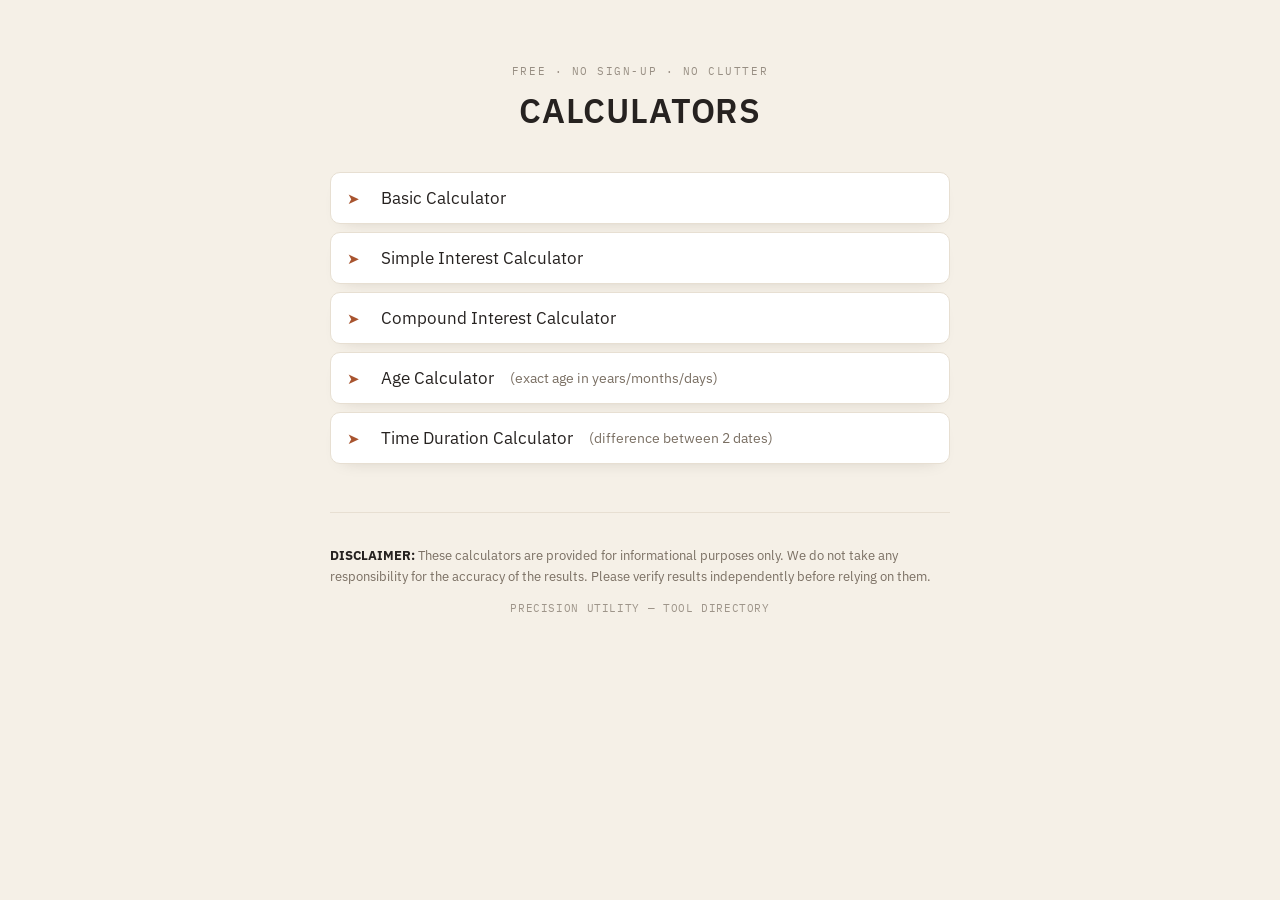
<file: index.html>
<!DOCTYPE html>
<html lang="en">
<head>
<meta charset="UTF-8">
<meta name="viewport" content="width=device-width, initial-scale=1.0">
<title>Calculators — Free Online Calculator Tools</title>
<meta name="description" content="Free online calculators: basic, simple interest, compound interest, age, and time duration.">
<link rel="canonical" href="https://calculator-amber-six-60.vercel.app/" />
<meta property="og:title" content="Calculators — Free Online Calculator Tools">
<meta property="og:description" content="A free, no-signup set of online calculators.">
<meta property="og:type" content="website">

<!-- Google Analytics (GA4) -->
<script async src="https://www.googletagmanager.com/gtag/js?id=G-M0VN4W0GYG"></script>
<script>
  window.dataLayer = window.dataLayer || [];
  function gtag(){dataLayer.push(arguments);}
  gtag('js', new Date());
  gtag('config', 'G-M0VN4W0GYG');
</script>

<link rel="preconnect" href="https://fonts.googleapis.com">
<link rel="preconnect" href="https://fonts.gstatic.com" crossorigin>
<link href="https://fonts.googleapis.com/css2?family=IBM+Plex+Mono:wght@400;600&family=IBM+Plex+Sans:wght@400;500;600&display=swap" rel="stylesheet">
<link rel="stylesheet" href="/assets/theme.css">
<style>
  body{ padding: 64px 20px 40px; }
  main{
    max-width: 620px;
    margin: 0 auto;
  }
  h1{
    text-align:center;
    font-size: 34px;
    font-weight: 600;
    letter-spacing: 0.02em;
    margin: 0 0 40px;
  }
  .eyebrow{ text-align:center; margin-bottom: 10px; }
  ul.tool-list{
    list-style: none;
    margin: 0 0 48px;
    padding: 0;
    display: flex;
    flex-direction: column;
    gap: 8px;
  }
  ul.tool-list li a{
    display: flex;
    align-items: center;
    gap: 16px;
    padding: 14px 16px;
    text-decoration: none;
    color: var(--ink);
    background: var(--panel-bg);
    border: 1px solid var(--rule);
    border-radius: 10px;
    font-size: 17px;
    box-shadow: 0 8px 18px -14px rgba(40,25,10,0.25);
    transition: border-color 0.12s ease, transform 0.12s ease;
  }
  ul.tool-list li a:hover{
    border-color: var(--accent);
    transform: translateY(-1px);
  }
  ul.tool-list li a:hover .arrow{
    color: var(--accent-hi);
  }
  .arrow{
    color: var(--accent);
    font-size: 15px;
    flex-shrink: 0;
    width: 18px;
  }
  .tool-sub{
    color: var(--muted);
    font-size: 14px;
    font-weight: 400;
  }
  section.notice{ margin-top: 0; }
</style>
</head>
<body>
<main>
  <div class="eyebrow">Free · No Sign-up · No Clutter</div>
  <h1>CALCULATORS</h1>

  <ul class="tool-list">
    <li><a href="/calculator"><span class="arrow">&#10148;</span> Basic Calculator</a></li>
    <li><a href="/simple-interest-calculator"><span class="arrow">&#10148;</span> Simple Interest Calculator</a></li>
    <li><a href="/compound-interest-calculator"><span class="arrow">&#10148;</span> Compound Interest Calculator</a></li>
    <li><a href="/age-calculator"><span class="arrow">&#10148;</span> Age Calculator <span class="tool-sub">(exact age in years/months/days)</span></a></li>
    <li><a href="/time-duration-calculator"><span class="arrow">&#10148;</span> Time Duration Calculator <span class="tool-sub">(difference between 2 dates)</span></a></li>
  </ul>

  <section class="notice">
    <p><strong>DISCLAIMER:</strong> These calculators are provided for informational purposes only. We do not take any responsibility for the accuracy of the results. Please verify results independently before relying on them.</p>
  </section>

  <footer>PRECISION UTILITY — TOOL DIRECTORY</footer>
</main>
</body>
</html>
</file>
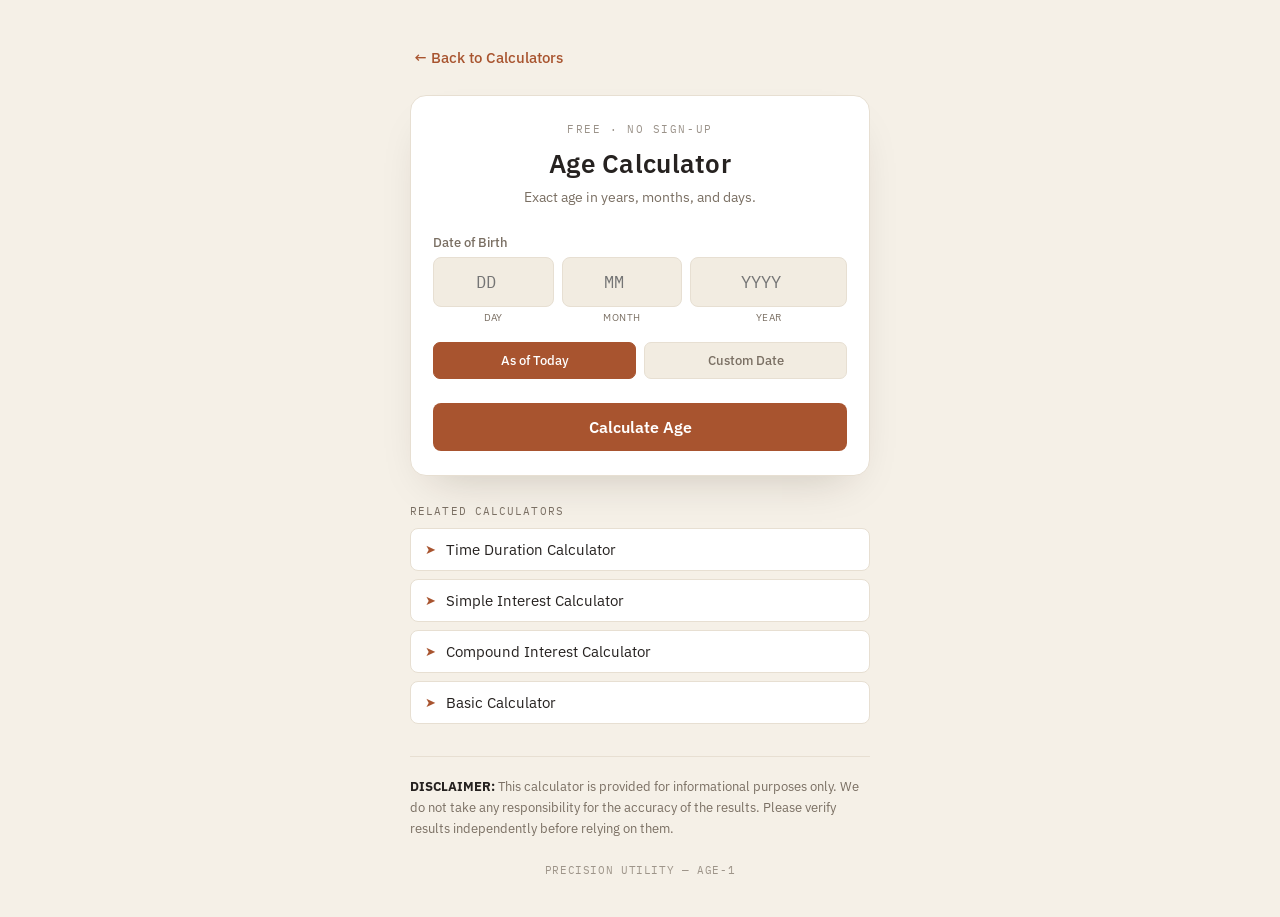
<file: age-calculator/index.html>
<!DOCTYPE html>
<html lang="en">
<head>
<meta charset="UTF-8">
<meta name="viewport" content="width=device-width, initial-scale=1.0">
<title>Age Calculator — Exact Age in Years, Months, Days</title>
<meta name="description" content="Free online age calculator. Find your exact age in years, months, and days — as of today or any custom date.">
<link rel="canonical" href="https://calculator-amber-six-60.vercel.app/age-calculator" />
<meta property="og:title" content="Age Calculator — Exact Age in Years, Months, Days">
<meta property="og:description" content="Find your exact age in years, months, and days — as of today or any custom date.">
<meta property="og:type" content="website">

<!-- Google Analytics (GA4) -->
<script async src="https://www.googletagmanager.com/gtag/js?id=G-M0VN4W0GYG"></script>
<script>
  window.dataLayer = window.dataLayer || [];
  function gtag(){dataLayer.push(arguments);}
  gtag('js', new Date());
  gtag('config', 'G-M0VN4W0GYG');
</script>

<link rel="preconnect" href="https://fonts.googleapis.com">
<link rel="preconnect" href="https://fonts.gstatic.com" crossorigin>
<link href="https://fonts.googleapis.com/css2?family=IBM+Plex+Mono:wght@400;500;600&family=IBM+Plex+Sans:wght@400;500;600&display=swap" rel="stylesheet">
<link rel="stylesheet" href="/assets/theme.css">
<style>
  body{ padding: 40px 20px 40px; }
  main{ max-width: 460px; margin: 0 auto; }
  .back-link{ margin-bottom: 20px; }
  .eyebrow{ text-align:center; margin-bottom: 10px; }
  h1{
    text-align:center;
    font-size: 26px;
    font-weight: 600;
    letter-spacing: 0.01em;
    margin: 0 0 8px;
  }
  .sub{
    text-align:center;
    color: var(--muted);
    font-size: 14px;
    margin: 0 0 28px;
  }
  .date-row{
    display: grid;
    grid-template-columns: 1fr 1fr 1.3fr;
    gap: 8px;
  }
  .date-row input{ text-align: center; }
  .date-row .sub-label{
    font-size: 10px;
    color: var(--muted);
    text-align: center;
    margin-top: 4px;
    letter-spacing: 0.04em;
    text-transform: uppercase;
  }

  .toggle-row{
    display:flex;
    gap: 8px;
    margin-bottom: 18px;
  }
  .toggle-chip{
    flex: 1;
    text-align:center;
    padding: 9px;
    border-radius: 7px;
    background: var(--field-bg);
    color: var(--muted);
    font-size: 13px;
    font-weight: 500;
    cursor: pointer;
    border: 1px solid var(--rule);
    user-select: none;
  }
  .toggle-chip.active{
    background: var(--accent);
    color: #fff;
    border-color: var(--accent);
  }

  .age-big{
    text-align: center;
    font-family: var(--font-mono);
    font-size: 22px;
    font-weight: 600;
    color: var(--result-ink);
    margin-bottom: 10px;
  }
  .age-sub{
    text-align: center;
    font-size: 13px;
    color: var(--muted);
  }

  section.notice{ margin-top: 32px; }
  footer{ margin-top: 24px; }
</style>
</head>
<body>
<main>
  <a href="/" class="back-link">&larr; Back to Calculators</a>

  <div class="panel">
    <div class="eyebrow">Free · No Sign-up</div>
    <h1>Age Calculator</h1>
    <p class="sub">Exact age in years, months, and days.</p>

    <div class="field">
      <label>Date of Birth</label>
      <div class="date-row">
        <div>
          <input type="number" id="dobDay" placeholder="DD" min="1" max="31" inputmode="numeric">
          <div class="sub-label">Day</div>
        </div>
        <div>
          <input type="number" id="dobMonth" placeholder="MM" min="1" max="12" inputmode="numeric">
          <div class="sub-label">Month</div>
        </div>
        <div>
          <input type="number" id="dobYear" placeholder="YYYY" min="1900" max="2100" inputmode="numeric">
          <div class="sub-label">Year</div>
        </div>
      </div>
    </div>

    <div class="toggle-row">
      <div class="toggle-chip active" id="chipToday">As of Today</div>
      <div class="toggle-chip" id="chipCustom">Custom Date</div>
    </div>

    <div class="field" id="asOfField" style="display:none;">
      <label>As of Date</label>
      <div class="date-row">
        <div>
          <input type="number" id="asOfDay" placeholder="DD" min="1" max="31" inputmode="numeric">
          <div class="sub-label">Day</div>
        </div>
        <div>
          <input type="number" id="asOfMonth" placeholder="MM" min="1" max="12" inputmode="numeric">
          <div class="sub-label">Month</div>
        </div>
        <div>
          <input type="number" id="asOfYear" placeholder="YYYY" min="1900" max="2100" inputmode="numeric">
          <div class="sub-label">Year</div>
        </div>
      </div>
    </div>

    <button class="calc-btn" id="calcBtn">Calculate Age</button>

    <div class="results" id="results"></div>
  </div>

  <div class="related">
    <div class="related-label">Related Calculators</div>
    <div class="related-links">
      <a href="/time-duration-calculator"><span class="arrow">&#10148;</span> Time Duration Calculator</a>
      <a href="/simple-interest-calculator"><span class="arrow">&#10148;</span> Simple Interest Calculator</a>
      <a href="/compound-interest-calculator"><span class="arrow">&#10148;</span> Compound Interest Calculator</a>
      <a href="/calculator"><span class="arrow">&#10148;</span> Basic Calculator</a>
    </div>
  </div>

  <section class="notice">
    <strong>DISCLAIMER:</strong> This calculator is provided for informational purposes only. We do not take any responsibility for the accuracy of the results. Please verify results independently before relying on them.
  </section>

  <footer>PRECISION UTILITY — AGE-1</footer>
</main>

<script>
(function(){
  const dobDay = document.getElementById('dobDay');
  const dobMonth = document.getElementById('dobMonth');
  const dobYear = document.getElementById('dobYear');
  const asOfDay = document.getElementById('asOfDay');
  const asOfMonth = document.getElementById('asOfMonth');
  const asOfYear = document.getElementById('asOfYear');
  const asOfField = document.getElementById('asOfField');
  const chipToday = document.getElementById('chipToday');
  const chipCustom = document.getElementById('chipCustom');
  const btn = document.getElementById('calcBtn');
  const results = document.getElementById('results');

  let useCustomDate = false;

  chipToday.addEventListener('click', () => {
    useCustomDate = false;
    chipToday.classList.add('active');
    chipCustom.classList.remove('active');
    asOfField.style.display = 'none';
  });

  chipCustom.addEventListener('click', () => {
    useCustomDate = true;
    chipCustom.classList.add('active');
    chipToday.classList.remove('active');
    asOfField.style.display = 'block';
  });

  function daysInMonth(year, monthIndexZeroBased){
    return new Date(year, monthIndexZeroBased + 1, 0).getDate();
  }

  function buildDate(dayEl, monthEl, yearEl){
    const d = parseInt(dayEl.value, 10);
    const m = parseInt(monthEl.value, 10);
    const y = parseInt(yearEl.value, 10);
    if (isNaN(d) || isNaN(m) || isNaN(y)) return null;
    if (d < 1 || d > 31 || m < 1 || m > 12 || y < 1900 || y > 2100) return null;
    const dt = new Date(y, m - 1, d);
    // Reject invalid dates like Feb 30 (JS would otherwise roll it into March)
    if (dt.getFullYear() !== y || dt.getMonth() !== m - 1 || dt.getDate() !== d) return null;
    return dt;
  }

  function calculateAge(birth, asOf){
    let years = asOf.getFullYear() - birth.getFullYear();
    let months = asOf.getMonth() - birth.getMonth();
    let days = asOf.getDate() - birth.getDate();

    if (days < 0){
      months -= 1;
      let prevMonth = asOf.getMonth() - 1;
      let prevYear = asOf.getFullYear();
      if (prevMonth < 0){ prevMonth = 11; prevYear -= 1; }
      days += daysInMonth(prevYear, prevMonth);
    }
    if (months < 0){
      months += 12;
      years -= 1;
    }
    return { years, months, days };
  }

  function calculate(){
    results.classList.remove('show');
    results.innerHTML = '';

    const birth = buildDate(dobDay, dobMonth, dobYear);
    if (!birth){
      results.innerHTML = '<div class="error-text">Please enter a valid date of birth.</div>';
      results.classList.add('show');
      return;
    }

    let asOf;
    if (useCustomDate){
      asOf = buildDate(asOfDay, asOfMonth, asOfYear);
      if (!asOf){
        results.innerHTML = '<div class="error-text">Please enter a valid "as of" date.</div>';
        results.classList.add('show');
        return;
      }
    } else {
      asOf = new Date();
      asOf.setHours(0,0,0,0);
    }

    if (birth > asOf){
      results.innerHTML = '<div class="error-text">Date of birth must be before the "as of" date.</div>';
      results.classList.add('show');
      return;
    }

    const { years, months, days } = calculateAge(birth, asOf);
    const totalDays = Math.round((asOf - birth) / (1000 * 60 * 60 * 24));

    results.innerHTML =
      `<div class="age-big">${years} years, ${months} months, ${days} days</div>` +
      `<div class="age-sub">Total: ${totalDays.toLocaleString()} days</div>`;
    results.classList.add('show');
  }

  btn.addEventListener('click', calculate);
})();
</script>

</body>
</html>
</file>
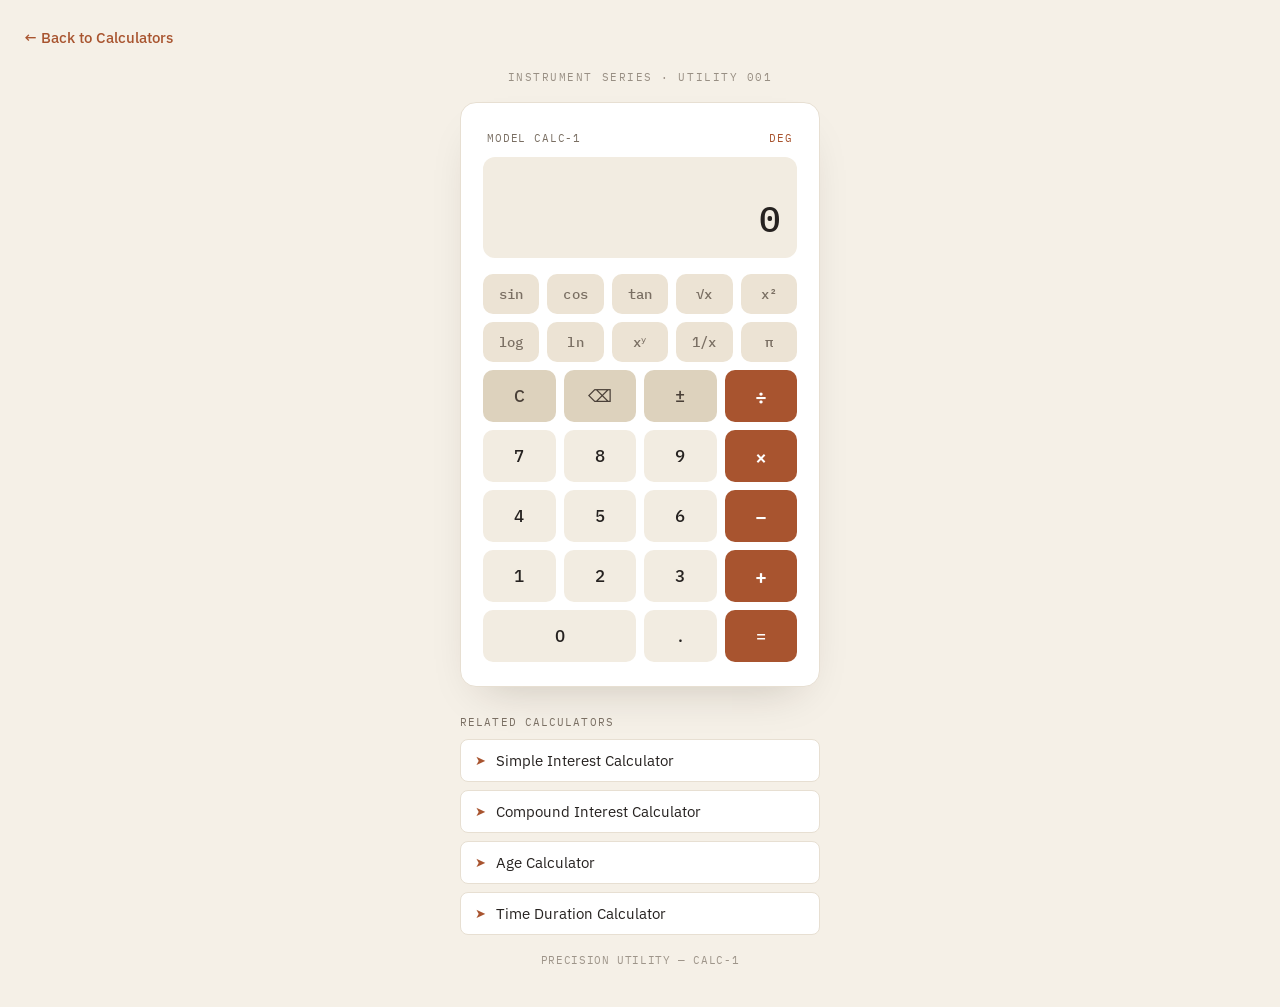
<file: calculator/index.html>
<!DOCTYPE html>
<html lang="en">
<head>
<meta charset="UTF-8">
<meta name="viewport" content="width=device-width, initial-scale=1.0">
<title>Scientific Calculator — Free Online Calculator with Square Root, Power, Trig</title>
<meta name="description" content="Free online scientific calculator. Square root, x², powers, sin/cos/tan, log, ln, and more. Fast, no sign-up, works on mobile.">
<link rel="canonical" href="https://calculator-amber-six-60.vercel.app/calculator" />
<meta property="og:title" content="Scientific Calculator — Free Online Calculator">
<meta property="og:description" content="Square root, powers, trig, log, and more — free online scientific calculator, no sign-up.">
<meta property="og:type" content="website">

<!-- Google Analytics (GA4) -->
<script async src="https://www.googletagmanager.com/gtag/js?id=G-M0VN4W0GYG"></script>
<script>
  window.dataLayer = window.dataLayer || [];
  function gtag(){dataLayer.push(arguments);}
  gtag('js', new Date());
  gtag('config', 'G-M0VN4W0GYG');
</script>

<link rel="preconnect" href="https://fonts.googleapis.com">
<link rel="preconnect" href="https://fonts.gstatic.com" crossorigin>
<link href="https://fonts.googleapis.com/css2?family=IBM+Plex+Mono:wght@400;500;600&family=IBM+Plex+Sans:wght@400;500;600&display=swap" rel="stylesheet">
<link rel="stylesheet" href="/assets/theme.css">
<style>
  :root{
    --display-bg: #f2ece1;
    --key-num-bg: #f2ece1;
    --key-num-bg-hi: #e7dfd2;
    --key-num-text: #262220;
    --key-fn-bg: #ece3d4;
    --key-fn-bg-hi: #e2d6c1;
    --key-fn-text: #7a6f63;
    --key-op-bg: var(--accent);
    --key-op-bg-hi: var(--accent-hi);
    --key-op-text: #ffffff;
    --key-util-bg: #ddd2bd;
    --key-util-text: #4a4038;
  }

  body{
    min-height:100vh;
    display:flex;
    flex-direction: column;
    align-items:center;
    padding: 70px 16px 40px;
  }

  .back-link{
    position: fixed;
    top: 20px;
    left: 20px;
  }

  .eyebrow{
    margin-bottom: 18px;
    text-align: center;
  }

  .instrument{
    width: 360px;
    max-width: 100%;
  }

  .badge{
    display:flex;
    justify-content:space-between;
    align-items:baseline;
    padding: 2px 4px 12px;
    color: var(--muted);
    font-family: var(--font-mono);
    font-size: 10.5px;
    letter-spacing: 0.08em;
    text-transform: uppercase;
  }
  .badge span:last-child{ color: var(--accent); }

  .display{
    background: var(--display-bg);
    border-radius: 12px;
    padding: 14px 16px 16px;
    margin-bottom: 16px;
    overflow: hidden;
  }

  .tape{
    height: 18px;
    overflow: hidden;
    color: var(--muted);
    font-family: var(--font-mono);
    font-size: 12px;
    white-space: nowrap;
    margin-bottom: 6px;
    letter-spacing: 0.01em;
  }

  .readout{
    display:flex;
    justify-content:flex-end;
    align-items:baseline;
    gap: 8px;
  }

  #display{
    font-family: var(--font-mono);
    font-weight: 500;
    font-size: 36px;
    color: var(--ink);
    text-align: right;
    overflow-x: auto;
    white-space: nowrap;
    max-width: 100%;
    scrollbar-width: none;
  }
  #display::-webkit-scrollbar{ display:none; }

  .keys{ display:flex; flex-direction:column; gap:8px; }
  .row{ display:grid; gap:8px; }
  .row.sci{ grid-template-columns: repeat(5, 1fr); }
  .row.main{ grid-template-columns: repeat(4, 1fr); }

  button{
    font-family: var(--font-sans);
    border: none;
    cursor: pointer;
    color: var(--key-num-text);
    background: var(--key-num-bg);
    border-radius: 10px;
    padding: 0;
    height: 52px;
    font-size: 17px;
    font-weight: 500;
    transition: background 0.1s ease, transform 0.05s ease;
  }
  button:active, button.pressed{
    transform: translateY(1px);
  }
  button:hover{ background: var(--key-num-bg-hi); }

  .row.sci button{
    background: var(--key-fn-bg);
    color: var(--key-fn-text);
    font-family: var(--font-mono);
    font-size: 13.5px;
    height: 40px;
    letter-spacing: 0.01em;
  }
  .row.sci button:hover{ background: var(--key-fn-bg-hi); }

  .op{
    background: var(--key-op-bg) !important;
    color: var(--key-op-text) !important;
    font-size: 20px;
    font-weight: 600;
  }
  .op:hover{ background: var(--key-op-bg-hi) !important; }

  .util{
    background: var(--key-util-bg) !important;
    color: var(--key-util-text) !important;
  }

  .zero{ grid-column: span 2; }

  .equals{
    background: var(--key-op-bg) !important;
    color: var(--key-op-text) !important;
  }

  footer{
    margin-top: 18px;
  }

  @media (prefers-reduced-motion: reduce){
    button{ transition: none; }
  }
</style>
</head>
<body>

<a href="/" class="back-link">&larr; Back to Calculators</a>

<div class="eyebrow">INSTRUMENT SERIES · UTILITY 001</div>

<div>
  <div class="instrument panel">
    <div class="badge">
      <span>Model CALC-1</span>
      <span id="degMode">DEG</span>
    </div>

    <div class="display">
      <div class="tape" id="tape">&nbsp;</div>
      <div class="readout">
        <div id="display">0</div>
      </div>
    </div>

    <div class="keys">
      <div class="row sci">
        <button data-fn="sin">sin</button>
        <button data-fn="cos">cos</button>
        <button data-fn="tan">tan</button>
        <button data-fn="sqrt">√x</button>
        <button data-fn="sqr">x²</button>
      </div>
      <div class="row sci">
        <button data-fn="log">log</button>
        <button data-fn="ln">ln</button>
        <button data-op="^">xʸ</button>
        <button data-fn="inv">1/x</button>
        <button data-fn="pi">π</button>
      </div>

      <div class="row main">
        <button class="util" data-action="clear">C</button>
        <button class="util" data-action="backspace">⌫</button>
        <button class="util" data-fn="sign">±</button>
        <button class="op" data-op="/">÷</button>
      </div>
      <div class="row main">
        <button data-num="7">7</button>
        <button data-num="8">8</button>
        <button data-num="9">9</button>
        <button class="op" data-op="*">×</button>
      </div>
      <div class="row main">
        <button data-num="4">4</button>
        <button data-num="5">5</button>
        <button data-num="6">6</button>
        <button class="op" data-op="-">−</button>
      </div>
      <div class="row main">
        <button data-num="1">1</button>
        <button data-num="2">2</button>
        <button data-num="3">3</button>
        <button class="op" data-op="+">+</button>
      </div>
      <div class="row main">
        <button class="zero" data-num="0">0</button>
        <button data-action="decimal">.</button>
        <button class="equals" data-action="equals">=</button>
      </div>
    </div>
  </div>

  <div class="related">
    <div class="related-label">Related Calculators</div>
    <div class="related-links">
      <a href="/simple-interest-calculator"><span class="arrow">&#10148;</span> Simple Interest Calculator</a>
      <a href="/compound-interest-calculator"><span class="arrow">&#10148;</span> Compound Interest Calculator</a>
      <a href="/age-calculator"><span class="arrow">&#10148;</span> Age Calculator</a>
      <a href="/time-duration-calculator"><span class="arrow">&#10148;</span> Time Duration Calculator</a>
    </div>
  </div>

  <footer>PRECISION UTILITY — CALC-1</footer>
</div>

<script>
(function(){
  const displayEl = document.getElementById('display');
  const tapeEl = document.getElementById('tape');

  let current = '0';
  let previous = null;
  let operator = null;
  let waitingForOperand = false;
  let tapeEntries = [];

  function fmt(n){
    if (!isFinite(n)) return 'Error';
    let s = String(n);
    if (s.length > 14) {
      s = n.toPrecision(10).replace(/\.?0+$/, '').replace(/\.?0+e/, 'e');
    }
    return s;
  }

  function render(){
    displayEl.textContent = current;
    tapeEl.textContent = tapeEntries.slice(-1)[0] || ' ';
  }

  function pushTape(entry){
    tapeEntries.push(entry);
    if (tapeEntries.length > 20) tapeEntries.shift();
  }

  function inputDigit(d){
    if (waitingForOperand || current === '0') {
      current = (d === '.' ? '0.' : d);
      waitingForOperand = false;
    } else {
      current += d;
    }
    render();
  }

  function inputDecimal(){
    if (waitingForOperand) { current = '0.'; waitingForOperand = false; render(); return; }
    if (!current.includes('.')) current += '.';
    render();
  }

  function clearAll(){
    current = '0'; previous = null; operator = null; waitingForOperand = false;
    render();
  }

  function backspace(){
    if (waitingForOperand) return;
    current = current.length > 1 ? current.slice(0, -1) : '0';
    render();
  }

  function toggleSign(){
    if (current === '0') return;
    current = current.startsWith('-') ? current.slice(1) : '-' + current;
    render();
  }

  function compute(a, b, op){
    switch(op){
      case '+': return a + b;
      case '-': return a - b;
      case '*': return a * b;
      case '/': return b === 0 ? NaN : a / b;
      case '^': return Math.pow(a, b);
      default: return b;
    }
  }

  function opSymbol(op){
    return { '+':'+', '-':'−', '*':'×', '/':'÷', '^':'^' }[op] || op;
  }

  function setOperator(nextOp){
    const value = parseFloat(current);
    if (previous !== null && operator && !waitingForOperand) {
      const result = compute(previous, value, operator);
      pushTape(`${fmt(previous)} ${opSymbol(operator)} ${fmt(value)} =`);
      current = fmt(result);
      previous = result;
    } else {
      previous = value;
    }
    operator = nextOp;
    waitingForOperand = true;
    render();
  }

  function equals(){
    if (operator === null || previous === null) return;
    const value = parseFloat(current);
    const result = compute(previous, value, operator);
    pushTape(`${fmt(previous)} ${opSymbol(operator)} ${fmt(value)} =`);
    current = fmt(result);
    previous = null;
    operator = null;
    waitingForOperand = true;
    render();
  }

  const DEG = Math.PI / 180;

  function applyUnary(fn){
    const value = parseFloat(current);
    let result, label;
    switch(fn){
      case 'sqrt': result = Math.sqrt(value); label = `√(${fmt(value)})`; break;
      case 'sqr':  result = value * value;    label = `(${fmt(value)})²`; break;
      case 'sin':  result = Math.sin(value * DEG); label = `sin(${fmt(value)})`; break;
      case 'cos':  result = Math.cos(value * DEG); label = `cos(${fmt(value)})`; break;
      case 'tan':  result = Math.tan(value * DEG); label = `tan(${fmt(value)})`; break;
      case 'log':  result = Math.log10(value); label = `log(${fmt(value)})`; break;
      case 'ln':   result = Math.log(value);   label = `ln(${fmt(value)})`; break;
      case 'inv':  result = value === 0 ? NaN : 1 / value; label = `1/(${fmt(value)})`; break;
      case 'sign': toggleSign(); return;
      case 'pi':   current = fmt(Math.PI); waitingForOperand = true; render(); return;
      default: return;
    }
    pushTape(`${label} =`);
    current = fmt(result);
    waitingForOperand = true;
    render();
  }

  document.querySelectorAll('button').forEach(btn => {
    btn.addEventListener('click', () => {
      btn.classList.add('pressed');
      setTimeout(() => btn.classList.remove('pressed'), 90);

      if (btn.dataset.num !== undefined) inputDigit(btn.dataset.num);
      else if (btn.dataset.op !== undefined) setOperator(btn.dataset.op);
      else if (btn.dataset.fn !== undefined) applyUnary(btn.dataset.fn);
      else if (btn.dataset.action === 'clear') clearAll();
      else if (btn.dataset.action === 'backspace') backspace();
      else if (btn.dataset.action === 'decimal') inputDecimal();
      else if (btn.dataset.action === 'equals') equals();
    });
  });

  window.addEventListener('keydown', (e) => {
    if (e.key >= '0' && e.key <= '9') inputDigit(e.key);
    else if (e.key === '.') inputDecimal();
    else if (['+','-','*','/'].includes(e.key)) setOperator(e.key);
    else if (e.key === 'Enter' || e.key === '=') { e.preventDefault(); equals(); }
    else if (e.key === 'Backspace') backspace();
    else if (e.key === 'Escape') clearAll();
  });

  render();
})();
</script>

</body>
</html>
</file>
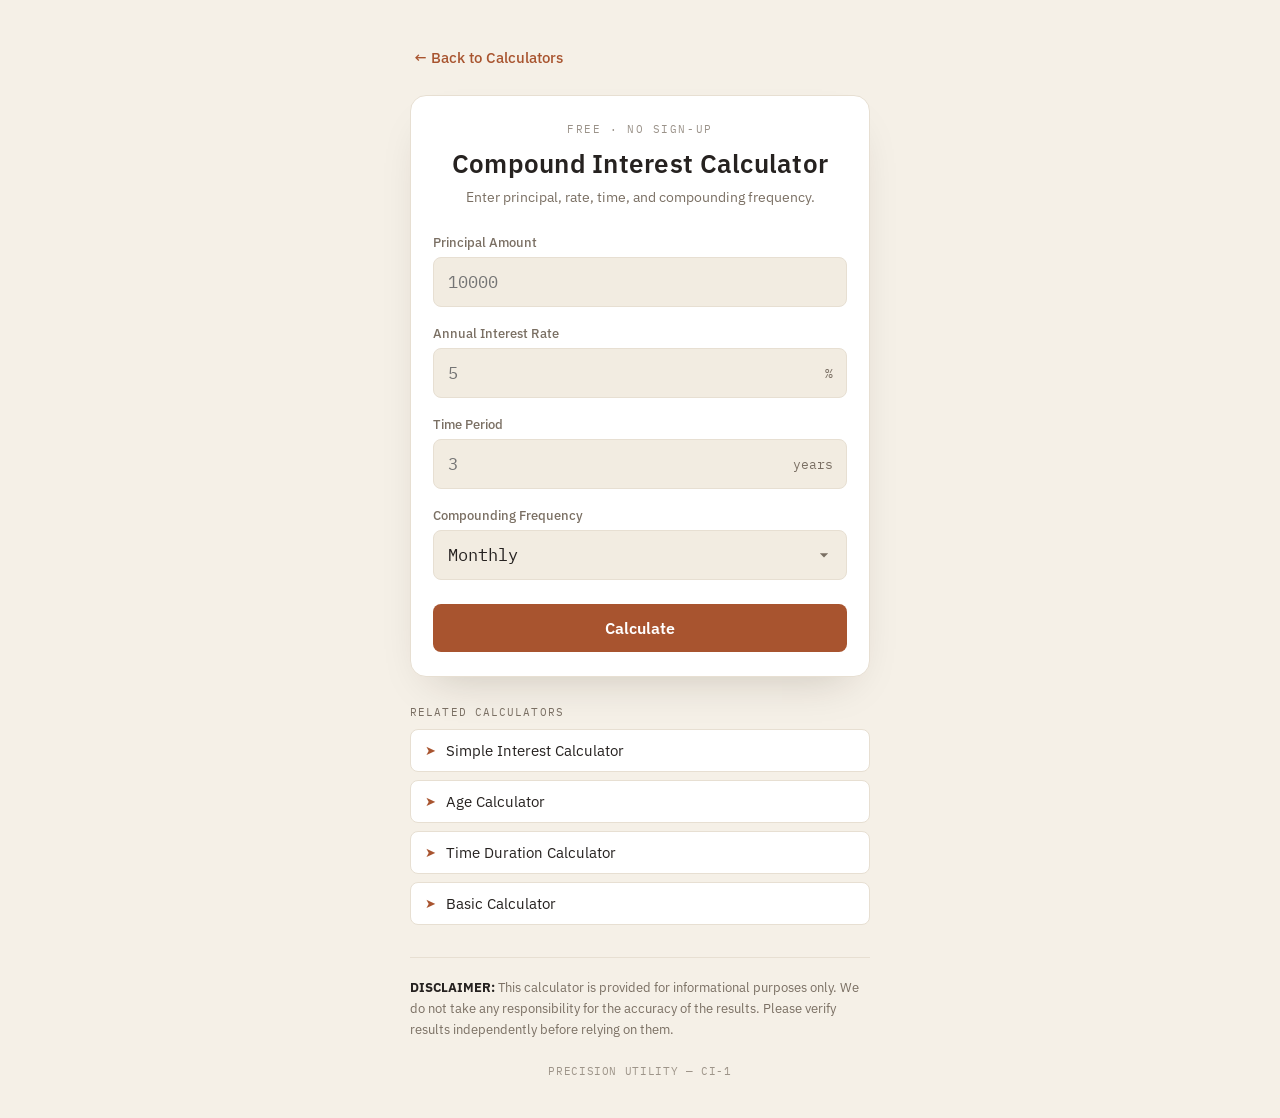
<file: compound-interest-calculator/index.html>
<!DOCTYPE html>
<html lang="en">
<head>
<meta charset="UTF-8">
<meta name="viewport" content="width=device-width, initial-scale=1.0">
<title>Compound Interest Calculator — Free Online Calculator</title>
<meta name="description" content="Free online compound interest calculator. Enter principal, rate, time, and compounding frequency to get interest earned and total amount.">
<link rel="canonical" href="https://calculator-amber-six-60.vercel.app/compound-interest-calculator" />
<meta property="og:title" content="Compound Interest Calculator — Free Online Calculator">
<meta property="og:description" content="Enter principal, rate, time, and compounding frequency to instantly get interest earned and total amount.">
<meta property="og:type" content="website">

<!-- Google Analytics (GA4) -->
<script async src="https://www.googletagmanager.com/gtag/js?id=G-M0VN4W0GYG"></script>
<script>
  window.dataLayer = window.dataLayer || [];
  function gtag(){dataLayer.push(arguments);}
  gtag('js', new Date());
  gtag('config', 'G-M0VN4W0GYG');
</script>

<link rel="preconnect" href="https://fonts.googleapis.com">
<link rel="preconnect" href="https://fonts.gstatic.com" crossorigin>
<link href="https://fonts.googleapis.com/css2?family=IBM+Plex+Mono:wght@400;500;600&family=IBM+Plex+Sans:wght@400;500;600&display=swap" rel="stylesheet">
<link rel="stylesheet" href="/assets/theme.css">
<style>
  body{ padding: 40px 20px 40px; }
  main{ max-width: 460px; margin: 0 auto; }
  .back-link{ margin-bottom: 20px; }
  .eyebrow{ text-align:center; margin-bottom: 10px; }
  h1{
    text-align:center;
    font-size: 26px;
    font-weight: 600;
    letter-spacing: 0.01em;
    margin: 0 0 8px;
  }
  .sub{
    text-align:center;
    color: var(--muted);
    font-size: 14px;
    margin: 0 0 28px;
  }
  .input-wrap{ position: relative; }
  select{
    background-image: url("data:image/svg+xml;charset=UTF-8,%3csvg xmlns='http://www.w3.org/2000/svg' viewBox='0 0 24 24'%3e%3cpath fill='%237a6f63' d='M7 10l5 5 5-5z'/%3e%3c/svg%3e");
    background-repeat: no-repeat;
    background-position: right 12px center;
    background-size: 20px;
    padding-right: 40px;
    cursor: pointer;
  }
  .unit{
    position: absolute;
    right: 14px;
    top: 50%;
    transform: translateY(-50%);
    color: var(--muted);
    font-size: 13px;
    font-family: var(--font-mono);
    pointer-events: none;
  }
  section.notice{ margin-top: 32px; }
  footer{ margin-top: 24px; }
</style>
</head>
<body>
<main>
  <a href="/" class="back-link">&larr; Back to Calculators</a>

  <div class="panel">
    <div class="eyebrow">Free · No Sign-up</div>
    <h1>Compound Interest Calculator</h1>
    <p class="sub">Enter principal, rate, time, and compounding frequency.</p>

    <div class="field">
      <label for="principal">Principal Amount</label>
      <div class="input-wrap">
        <input type="number" id="principal" placeholder="10000" min="0" step="any">
      </div>
    </div>

    <div class="field">
      <label for="rate">Annual Interest Rate</label>
      <div class="input-wrap">
        <input type="number" id="rate" placeholder="5" min="0" step="any">
        <span class="unit">%</span>
      </div>
    </div>

    <div class="field">
      <label for="time">Time Period</label>
      <div class="input-wrap">
        <input type="number" id="time" placeholder="3" min="0" step="any">
        <span class="unit">years</span>
      </div>
    </div>

    <div class="field">
      <label for="frequency">Compounding Frequency</label>
      <div class="input-wrap">
        <select id="frequency">
          <option value="1">Annually</option>
          <option value="2">Semi-annually</option>
          <option value="4">Quarterly</option>
          <option value="12" selected>Monthly</option>
          <option value="365">Daily</option>
        </select>
      </div>
    </div>

    <button class="calc-btn" id="calcBtn">Calculate</button>

    <div class="results" id="results">
      <div class="result-row">
        <span class="label">Interest Earned</span>
        <span class="value" id="interestOut">—</span>
      </div>
      <div class="result-row total">
        <span class="label">Total Amount</span>
        <span class="value" id="totalOut">—</span>
      </div>
    </div>
    <div class="error-text" id="errorMsg" style="display:none; margin-top:16px;"></div>
  </div>

  <div class="related">
    <div class="related-label">Related Calculators</div>
    <div class="related-links">
      <a href="/simple-interest-calculator"><span class="arrow">&#10148;</span> Simple Interest Calculator</a>
      <a href="/age-calculator"><span class="arrow">&#10148;</span> Age Calculator</a>
      <a href="/time-duration-calculator"><span class="arrow">&#10148;</span> Time Duration Calculator</a>
      <a href="/calculator"><span class="arrow">&#10148;</span> Basic Calculator</a>
    </div>
  </div>

  <section class="notice">
    <strong>DISCLAIMER:</strong> This calculator is provided for informational purposes only. We do not take any responsibility for the accuracy of the results. Please verify results independently before relying on them.
  </section>

  <footer>PRECISION UTILITY — CI-1</footer>
</main>

<script>
(function(){
  const principalEl = document.getElementById('principal');
  const rateEl = document.getElementById('rate');
  const timeEl = document.getElementById('time');
  const frequencyEl = document.getElementById('frequency');
  const btn = document.getElementById('calcBtn');
  const results = document.getElementById('results');
  const interestOut = document.getElementById('interestOut');
  const totalOut = document.getElementById('totalOut');
  const errorMsg = document.getElementById('errorMsg');

  function fmt(n){
    return n.toLocaleString(undefined, { minimumFractionDigits: 2, maximumFractionDigits: 2 });
  }

  function showError(msg){
    results.classList.remove('show');
    errorMsg.textContent = msg;
    errorMsg.style.display = 'block';
  }

  function calculate(){
    errorMsg.style.display = 'none';

    const p = parseFloat(principalEl.value);
    const r = parseFloat(rateEl.value);
    const t = parseFloat(timeEl.value);
    const n = parseFloat(frequencyEl.value);

    if (isNaN(p)) { showError('Please enter a principal amount.'); return; }
    if (isNaN(r)) { showError('Please enter an interest rate.'); return; }
    if (isNaN(t)) { showError('Please enter a time period.'); return; }
    if (p < 0 || r < 0 || t < 0) { showError('Values cannot be negative.'); return; }

    const total = p * Math.pow(1 + (r / 100) / n, n * t);
    const interest = total - p;

    interestOut.textContent = fmt(interest);
    totalOut.textContent = fmt(total);
    results.classList.add('show');
  }

  btn.addEventListener('click', calculate);
  [principalEl, rateEl, timeEl].forEach(el => {
    el.addEventListener('keydown', (e) => { if (e.key === 'Enter') calculate(); });
  });
})();
</script>

</body>
</html>
</file>
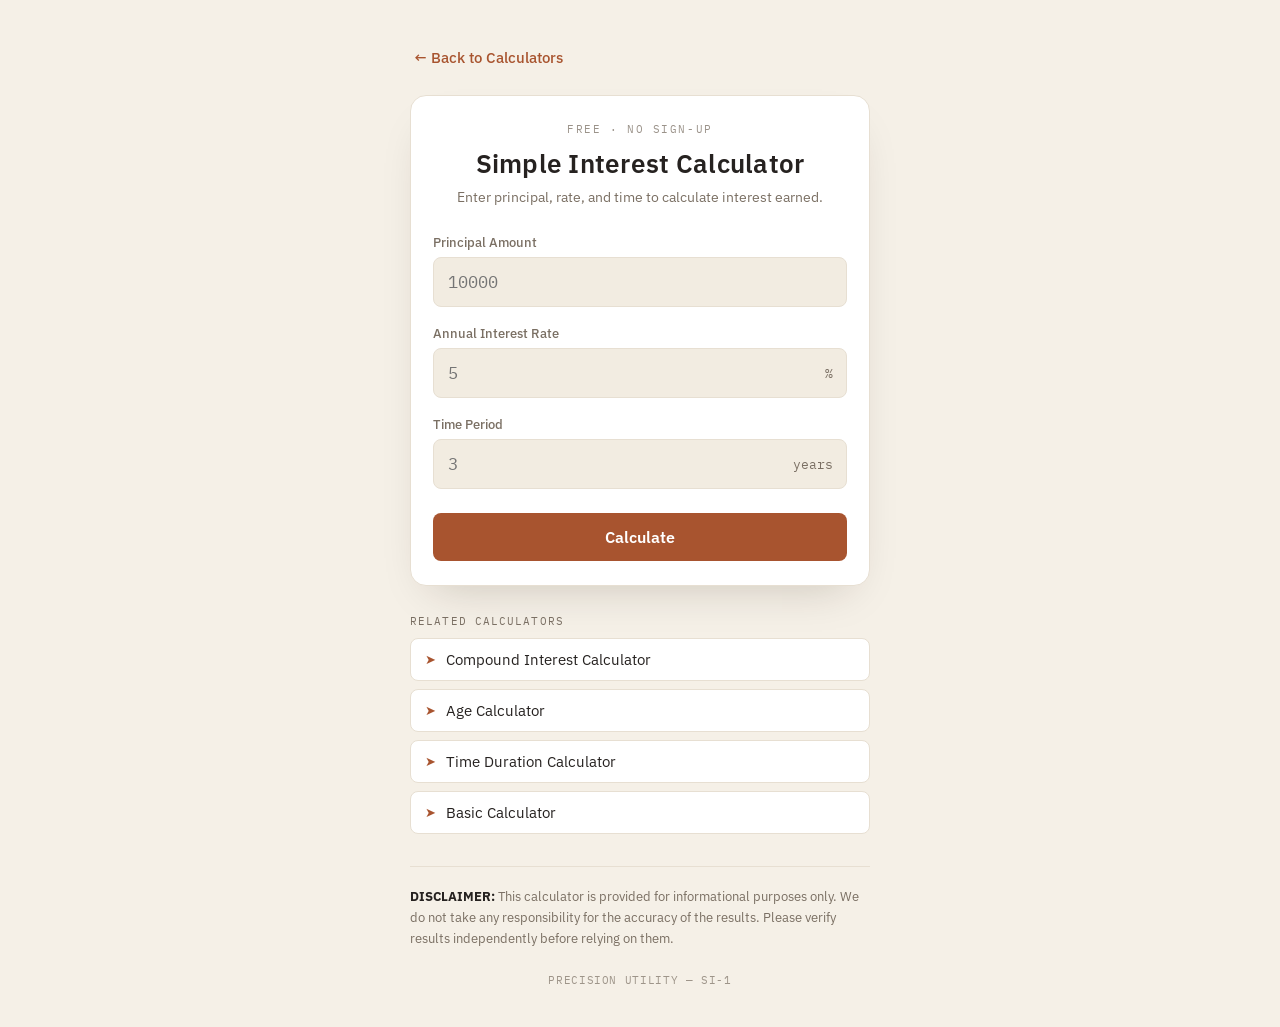
<file: simple-interest-calculator/index.html>
<!DOCTYPE html>
<html lang="en">
<head>
<meta charset="UTF-8">
<meta name="viewport" content="width=device-width, initial-scale=1.0">
<title>Simple Interest Calculator — Free Online Calculator</title>
<meta name="description" content="Free online simple interest calculator. Enter principal, rate, and time to instantly get interest earned and total amount.">
<link rel="canonical" href="https://calculator-amber-six-60.vercel.app/simple-interest-calculator" />
<meta property="og:title" content="Simple Interest Calculator — Free Online Calculator">
<meta property="og:description" content="Enter principal, rate, and time to instantly get interest earned and total amount.">
<meta property="og:type" content="website">

<!-- Google Analytics (GA4) -->
<script async src="https://www.googletagmanager.com/gtag/js?id=G-M0VN4W0GYG"></script>
<script>
  window.dataLayer = window.dataLayer || [];
  function gtag(){dataLayer.push(arguments);}
  gtag('js', new Date());
  gtag('config', 'G-M0VN4W0GYG');
</script>

<link rel="preconnect" href="https://fonts.googleapis.com">
<link rel="preconnect" href="https://fonts.gstatic.com" crossorigin>
<link href="https://fonts.googleapis.com/css2?family=IBM+Plex+Mono:wght@400;500;600&family=IBM+Plex+Sans:wght@400;500;600&display=swap" rel="stylesheet">
<link rel="stylesheet" href="/assets/theme.css">
<style>
  body{ padding: 40px 20px 40px; }
  main{ max-width: 460px; margin: 0 auto; }
  .back-link{ margin-bottom: 20px; }
  .eyebrow{ text-align:center; margin-bottom: 10px; }
  h1{
    text-align:center;
    font-size: 26px;
    font-weight: 600;
    letter-spacing: 0.01em;
    margin: 0 0 8px;
  }
  .sub{
    text-align:center;
    color: var(--muted);
    font-size: 14px;
    margin: 0 0 28px;
  }
  .input-wrap{ position: relative; }
  .unit{
    position: absolute;
    right: 14px;
    top: 50%;
    transform: translateY(-50%);
    color: var(--muted);
    font-size: 13px;
    font-family: var(--font-mono);
    pointer-events: none;
  }
  section.notice{ margin-top: 32px; }
  footer{ margin-top: 24px; }
</style>
</head>
<body>
<main>
  <a href="/" class="back-link">&larr; Back to Calculators</a>

  <div class="panel">
    <div class="eyebrow">Free · No Sign-up</div>
    <h1>Simple Interest Calculator</h1>
    <p class="sub">Enter principal, rate, and time to calculate interest earned.</p>

    <div class="field">
      <label for="principal">Principal Amount</label>
      <div class="input-wrap">
        <input type="number" id="principal" placeholder="10000" min="0" step="any">
      </div>
    </div>

    <div class="field">
      <label for="rate">Annual Interest Rate</label>
      <div class="input-wrap">
        <input type="number" id="rate" placeholder="5" min="0" step="any">
        <span class="unit">%</span>
      </div>
    </div>

    <div class="field">
      <label for="time">Time Period</label>
      <div class="input-wrap">
        <input type="number" id="time" placeholder="3" min="0" step="any">
        <span class="unit">years</span>
      </div>
    </div>

    <button class="calc-btn" id="calcBtn">Calculate</button>

    <div class="results" id="results">
      <div class="result-row">
        <span class="label">Interest Earned</span>
        <span class="value" id="interestOut">—</span>
      </div>
      <div class="result-row total">
        <span class="label">Total Amount</span>
        <span class="value" id="totalOut">—</span>
      </div>
    </div>
    <div class="error-text" id="errorMsg" style="display:none; margin-top:16px;"></div>
  </div>

  <div class="related">
    <div class="related-label">Related Calculators</div>
    <div class="related-links">
      <a href="/compound-interest-calculator"><span class="arrow">&#10148;</span> Compound Interest Calculator</a>
      <a href="/age-calculator"><span class="arrow">&#10148;</span> Age Calculator</a>
      <a href="/time-duration-calculator"><span class="arrow">&#10148;</span> Time Duration Calculator</a>
      <a href="/calculator"><span class="arrow">&#10148;</span> Basic Calculator</a>
    </div>
  </div>

  <section class="notice">
    <strong>DISCLAIMER:</strong> This calculator is provided for informational purposes only. We do not take any responsibility for the accuracy of the results. Please verify results independently before relying on them.
  </section>

  <footer>PRECISION UTILITY — SI-1</footer>
</main>

<script>
(function(){
  const principalEl = document.getElementById('principal');
  const rateEl = document.getElementById('rate');
  const timeEl = document.getElementById('time');
  const btn = document.getElementById('calcBtn');
  const results = document.getElementById('results');
  const interestOut = document.getElementById('interestOut');
  const totalOut = document.getElementById('totalOut');
  const errorMsg = document.getElementById('errorMsg');

  function fmt(n){
    return n.toLocaleString(undefined, { minimumFractionDigits: 2, maximumFractionDigits: 2 });
  }

  function showError(msg){
    results.classList.remove('show');
    errorMsg.textContent = msg;
    errorMsg.style.display = 'block';
  }

  function calculate(){
    errorMsg.style.display = 'none';

    const p = parseFloat(principalEl.value);
    const r = parseFloat(rateEl.value);
    const t = parseFloat(timeEl.value);

    if (isNaN(p)) { showError('Please enter a principal amount.'); return; }
    if (isNaN(r)) { showError('Please enter an interest rate.'); return; }
    if (isNaN(t)) { showError('Please enter a time period.'); return; }
    if (p < 0 || r < 0 || t < 0) { showError('Values cannot be negative.'); return; }

    const interest = (p * r * t) / 100;
    const total = p + interest;

    interestOut.textContent = fmt(interest);
    totalOut.textContent = fmt(total);
    results.classList.add('show');
  }

  btn.addEventListener('click', calculate);
  [principalEl, rateEl, timeEl].forEach(el => {
    el.addEventListener('keydown', (e) => { if (e.key === 'Enter') calculate(); });
  });
})();
</script>

</body>
</html>
</file>
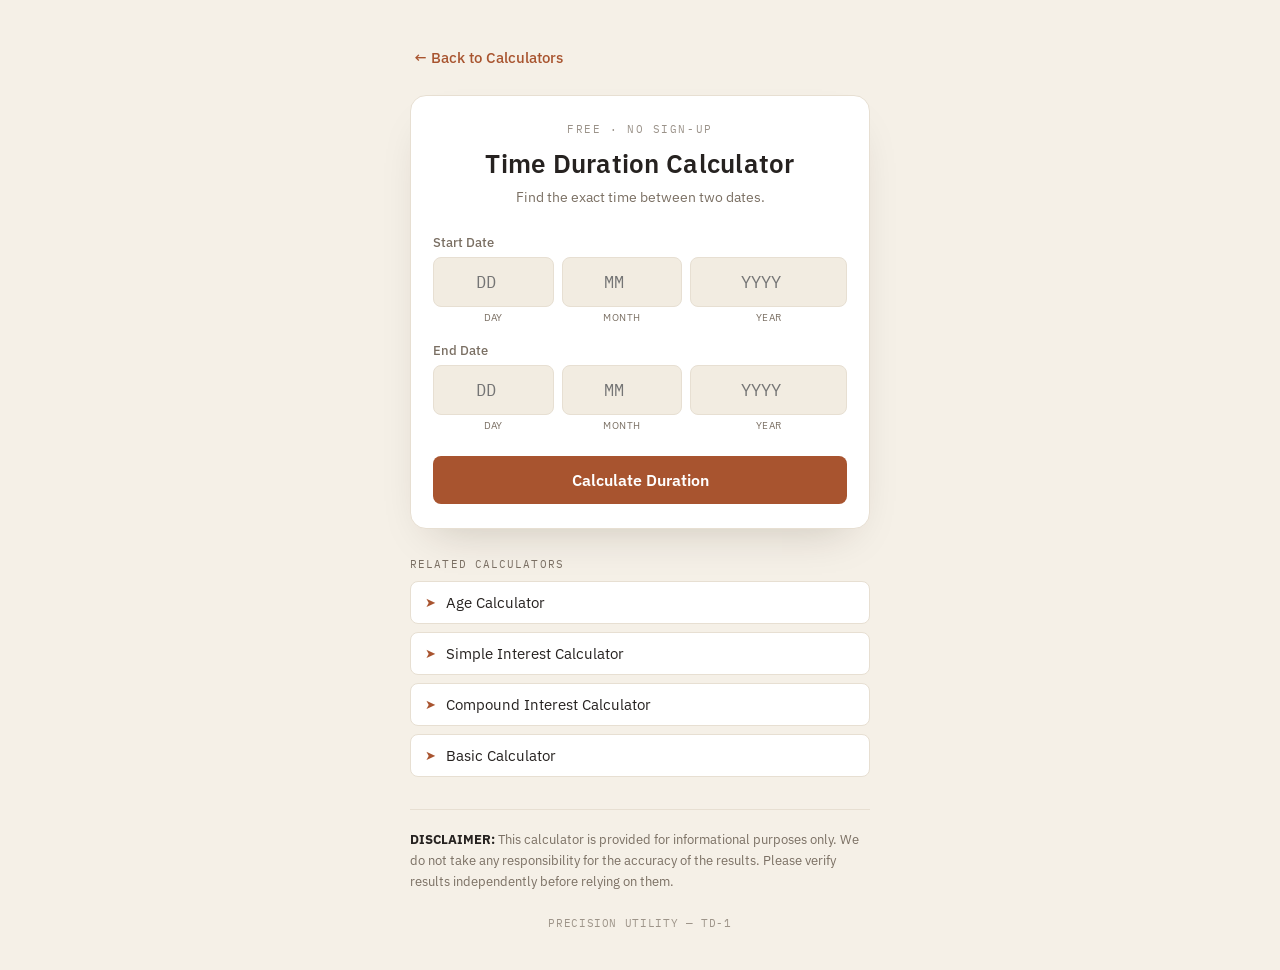
<file: time-duration-calculator/index.html>
<!DOCTYPE html>
<html lang="en">
<head>
<meta charset="UTF-8">
<meta name="viewport" content="width=device-width, initial-scale=1.0">
<title>Time Duration Calculator — Days Between Two Dates</title>
<meta name="description" content="Free online time duration calculator. Find the exact difference between two dates in years, months, days, and total days.">
<link rel="canonical" href="https://calculator-amber-six-60.vercel.app/time-duration-calculator" />
<meta property="og:title" content="Time Duration Calculator — Days Between Two Dates">
<meta property="og:description" content="Find the exact difference between two dates in years, months, days, and total days.">
<meta property="og:type" content="website">

<!-- Google Analytics (GA4) -->
<script async src="https://www.googletagmanager.com/gtag/js?id=G-M0VN4W0GYG"></script>
<script>
  window.dataLayer = window.dataLayer || [];
  function gtag(){dataLayer.push(arguments);}
  gtag('js', new Date());
  gtag('config', 'G-M0VN4W0GYG');
</script>

<link rel="preconnect" href="https://fonts.googleapis.com">
<link rel="preconnect" href="https://fonts.gstatic.com" crossorigin>
<link href="https://fonts.googleapis.com/css2?family=IBM+Plex+Mono:wght@400;500;600&family=IBM+Plex+Sans:wght@400;500;600&display=swap" rel="stylesheet">
<link rel="stylesheet" href="/assets/theme.css">
<style>
  body{ padding: 40px 20px 40px; }
  main{ max-width: 460px; margin: 0 auto; }
  .back-link{ margin-bottom: 20px; }
  .eyebrow{ text-align:center; margin-bottom: 10px; }
  h1{
    text-align:center;
    font-size: 26px;
    font-weight: 600;
    letter-spacing: 0.01em;
    margin: 0 0 8px;
  }
  .sub{
    text-align:center;
    color: var(--muted);
    font-size: 14px;
    margin: 0 0 28px;
  }
  .date-row{
    display: grid;
    grid-template-columns: 1fr 1fr 1.3fr;
    gap: 8px;
  }
  .date-row input{ text-align: center; }
  .date-row .sub-label{
    font-size: 10px;
    color: var(--muted);
    text-align: center;
    margin-top: 4px;
    letter-spacing: 0.04em;
    text-transform: uppercase;
  }

  .duration-big{
    text-align: center;
    font-family: var(--font-mono);
    font-size: 20px;
    font-weight: 600;
    color: var(--result-ink);
    margin-bottom: 12px;
    line-height: 1.4;
  }
  .duration-grid{
    display: grid;
    grid-template-columns: repeat(3, 1fr);
    gap: 8px;
    text-align: center;
  }
  .duration-grid .item .num{
    font-family: var(--font-mono);
    font-size: 15px;
    font-weight: 600;
    color: var(--result-ink);
  }
  .duration-grid .item .lbl{
    font-size: 11px;
    color: var(--muted);
    text-transform: uppercase;
    letter-spacing: 0.04em;
    margin-top: 2px;
  }

  section.notice{ margin-top: 32px; }
  footer{ margin-top: 24px; }
</style>
</head>
<body>
<main>
  <a href="/" class="back-link">&larr; Back to Calculators</a>

  <div class="panel">
    <div class="eyebrow">Free · No Sign-up</div>
    <h1>Time Duration Calculator</h1>
    <p class="sub">Find the exact time between two dates.</p>

    <div class="field">
      <label>Start Date</label>
      <div class="date-row">
        <div>
          <input type="number" id="startDay" placeholder="DD" min="1" max="31" inputmode="numeric">
          <div class="sub-label">Day</div>
        </div>
        <div>
          <input type="number" id="startMonth" placeholder="MM" min="1" max="12" inputmode="numeric">
          <div class="sub-label">Month</div>
        </div>
        <div>
          <input type="number" id="startYear" placeholder="YYYY" min="1900" max="2100" inputmode="numeric">
          <div class="sub-label">Year</div>
        </div>
      </div>
    </div>

    <div class="field">
      <label>End Date</label>
      <div class="date-row">
        <div>
          <input type="number" id="endDay" placeholder="DD" min="1" max="31" inputmode="numeric">
          <div class="sub-label">Day</div>
        </div>
        <div>
          <input type="number" id="endMonth" placeholder="MM" min="1" max="12" inputmode="numeric">
          <div class="sub-label">Month</div>
        </div>
        <div>
          <input type="number" id="endYear" placeholder="YYYY" min="1900" max="2100" inputmode="numeric">
          <div class="sub-label">Year</div>
        </div>
      </div>
    </div>

    <button class="calc-btn" id="calcBtn">Calculate Duration</button>

    <div class="results" id="results"></div>
  </div>

  <div class="related">
    <div class="related-label">Related Calculators</div>
    <div class="related-links">
      <a href="/age-calculator"><span class="arrow">&#10148;</span> Age Calculator</a>
      <a href="/simple-interest-calculator"><span class="arrow">&#10148;</span> Simple Interest Calculator</a>
      <a href="/compound-interest-calculator"><span class="arrow">&#10148;</span> Compound Interest Calculator</a>
      <a href="/calculator"><span class="arrow">&#10148;</span> Basic Calculator</a>
    </div>
  </div>

  <section class="notice">
    <strong>DISCLAIMER:</strong> This calculator is provided for informational purposes only. We do not take any responsibility for the accuracy of the results. Please verify results independently before relying on them.
  </section>

  <footer>PRECISION UTILITY — TD-1</footer>
</main>

<script>
(function(){
  const startDay = document.getElementById('startDay');
  const startMonth = document.getElementById('startMonth');
  const startYear = document.getElementById('startYear');
  const endDay = document.getElementById('endDay');
  const endMonth = document.getElementById('endMonth');
  const endYear = document.getElementById('endYear');
  const btn = document.getElementById('calcBtn');
  const results = document.getElementById('results');

  function daysInMonth(year, monthIndexZeroBased){
    return new Date(year, monthIndexZeroBased + 1, 0).getDate();
  }

  function buildDate(dayEl, monthEl, yearEl){
    const d = parseInt(dayEl.value, 10);
    const m = parseInt(monthEl.value, 10);
    const y = parseInt(yearEl.value, 10);
    if (isNaN(d) || isNaN(m) || isNaN(y)) return null;
    if (d < 1 || d > 31 || m < 1 || m > 12 || y < 1900 || y > 2100) return null;
    const dt = new Date(y, m - 1, d);
    // Reject invalid dates like Feb 30 (JS would otherwise roll it into March)
    if (dt.getFullYear() !== y || dt.getMonth() !== m - 1 || dt.getDate() !== d) return null;
    return dt;
  }

  function calculateDuration(start, end){
    let years = end.getFullYear() - start.getFullYear();
    let months = end.getMonth() - start.getMonth();
    let days = end.getDate() - start.getDate();

    if (days < 0){
      months -= 1;
      let prevMonth = end.getMonth() - 1;
      let prevYear = end.getFullYear();
      if (prevMonth < 0){ prevMonth = 11; prevYear -= 1; }
      days += daysInMonth(prevYear, prevMonth);
    }
    if (months < 0){
      months += 12;
      years -= 1;
    }
    return { years, months, days };
  }

  function calculate(){
    results.classList.remove('show');
    results.innerHTML = '';

    const start = buildDate(startDay, startMonth, startYear);
    if (!start){
      results.innerHTML = '<div class="error-text">Please enter a valid start date.</div>';
      results.classList.add('show');
      return;
    }

    const end = buildDate(endDay, endMonth, endYear);
    if (!end){
      results.innerHTML = '<div class="error-text">Please enter a valid end date.</div>';
      results.classList.add('show');
      return;
    }

    if (start > end){
      results.innerHTML = '<div class="error-text">Start date must be before the end date.</div>';
      results.classList.add('show');
      return;
    }

    const { years, months, days } = calculateDuration(start, end);
    const totalDays = Math.round((end - start) / (1000 * 60 * 60 * 24));
    const totalWeeks = (totalDays / 7).toFixed(1);
    const totalMonths = years * 12 + months;

    results.innerHTML =
      `<div class="duration-big">${years} years, ${months} months, ${days} days</div>` +
      `<div class="duration-grid">
         <div class="item"><div class="num">${totalDays.toLocaleString()}</div><div class="lbl">Days</div></div>
         <div class="item"><div class="num">${totalWeeks}</div><div class="lbl">Weeks</div></div>
         <div class="item"><div class="num">${totalMonths}</div><div class="lbl">Months</div></div>
       </div>`;
    results.classList.add('show');
  }

  btn.addEventListener('click', calculate);
})();
</script>

</body>
</html>
</file>
<file: assets/theme.css>
/* Shared design tokens + base components — Palette A "Warm Paper" */
:root{
  --ink: #262220;
  --muted: #7a6f63;
  --accent: #a8542f;
  --accent-hi: #8f4526;
  --rule: #e7dfd2;
  --page-bg: #f5f0e7;
  --panel-bg: #ffffff;
  --field-bg: #f2ece1;
  --result-bg: #f1ede0;
  --result-ink: #6b4a24;
  --radius: 16px;
  --font-sans: 'IBM Plex Sans', ui-sans-serif, sans-serif;
  --font-mono: 'IBM Plex Mono', ui-monospace, monospace;
}

*{ box-sizing: border-box; }

body{
  margin:0;
  background: var(--page-bg);
  color: var(--ink);
  font-family: var(--font-sans);
}

.eyebrow{
  color: var(--muted);
  opacity: 0.75;
  font-family: var(--font-mono);
  font-size: 11px;
  letter-spacing: 0.14em;
  text-transform: uppercase;
}

.back-link{
  display: inline-flex;
  align-items: center;
  gap: 6px;
  color: var(--accent);
  text-decoration: none;
  font-size: 15px;
  font-weight: 500;
  padding: 8px 4px;
}
.back-link:hover{ color: var(--accent-hi); text-decoration: underline; }

footer{
  text-align:center;
  color: var(--muted);
  opacity: 0.7;
  font-family: var(--font-mono);
  font-size: 10.5px;
  letter-spacing: 0.06em;
}

.panel{
  background: var(--panel-bg);
  border: 1px solid var(--rule);
  border-radius: var(--radius);
  box-shadow: 0 20px 44px -22px rgba(40,25,10,0.22);
  padding: 26px 22px 24px;
}

section.notice{
  border-top: 1px solid var(--rule);
  padding-top: 20px;
  font-size: 13px;
  line-height: 1.6;
  color: var(--muted);
}
section.notice strong{ color: var(--ink); }
section.notice a{ color: var(--accent); text-decoration: underline; }

label{
  display:block;
  font-size: 13px;
  font-weight: 500;
  color: var(--muted);
  margin-bottom: 6px;
}
.field{ margin-bottom: 18px; }

input[type="number"], input[type="text"], select{
  width: 100%;
  padding: 13px 14px;
  border: 1px solid var(--rule);
  background: var(--field-bg);
  border-radius: 8px;
  font-size: 17px;
  font-family: var(--font-mono);
  color: var(--ink);
  outline: none;
  transition: border-color 0.12s ease;
  appearance: none;
  -webkit-appearance: none;
}
input[type="number"]:focus, input[type="text"]:focus, select:focus{
  border-color: var(--accent);
  background: #fff;
}

button.calc-btn{
  width: 100%;
  padding: 14px;
  background: var(--accent);
  color: #fff;
  border: none;
  border-radius: 8px;
  font-size: 16px;
  font-weight: 600;
  font-family: var(--font-sans);
  cursor: pointer;
  margin-top: 6px;
  transition: background 0.12s ease;
}
button.calc-btn:hover{ background: var(--accent-hi); }

.results{
  margin-top: 24px;
  background: var(--result-bg);
  border-radius: 10px;
  padding: 20px;
  display: none;
}
.results.show{ display: block; }
.result-row{
  display: flex;
  justify-content: space-between;
  align-items: baseline;
  padding: 6px 0;
}
.result-row .label{ font-size: 14px; color: var(--muted); }
.result-row .value{
  font-size: 20px;
  font-weight: 600;
  font-family: var(--font-mono);
  color: var(--result-ink);
}
.result-row.total .value{ font-size: 24px; }

.error-text{
  font-size: 14px;
  color: #b3261e;
  text-align: center;
}

.related{ margin-top: 28px; }
.related .related-label{
  font-family: var(--font-mono);
  font-size: 11px;
  letter-spacing: 0.1em;
  text-transform: uppercase;
  color: var(--muted);
  margin-bottom: 10px;
}
.related-links{
  display:flex;
  flex-direction:column;
  gap: 8px;
}
.related-links a{
  display:flex;
  align-items:center;
  gap: 10px;
  padding: 11px 14px;
  border: 1px solid var(--rule);
  border-radius: 8px;
  background: var(--panel-bg);
  color: var(--ink);
  text-decoration: none;
  font-size: 14.5px;
  transition: border-color 0.12s ease;
}
.related-links a:hover{ border-color: var(--accent); }
.related-links a .arrow{ color: var(--accent); font-size: 13px; }
</file>
